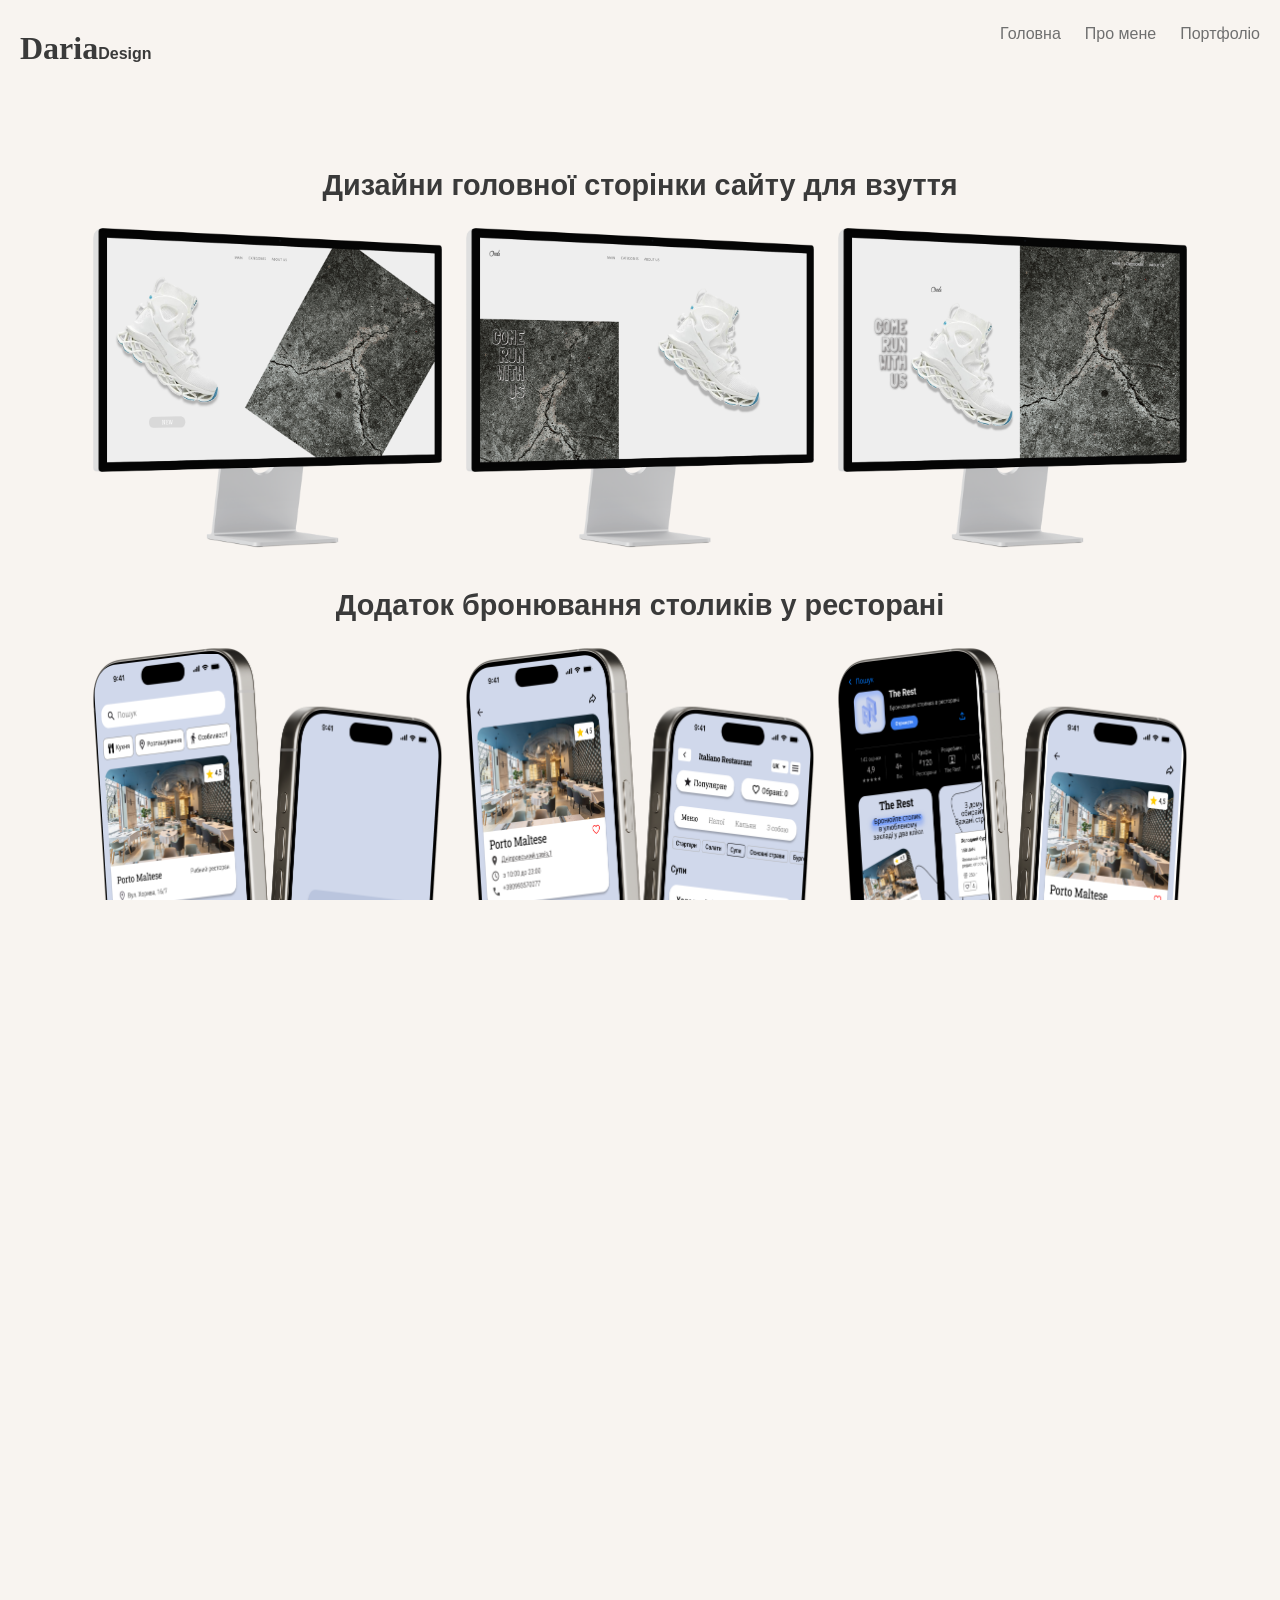
<file: index.html>
<!DOCTYPE html>
<html lang="uk">
<head>
    <meta charset="UTF-8">
    <meta name="viewport" content="width=device-width, initial-scale=1.0">
    <title>Портфоліо</title>
    <link rel="stylesheet" href="index.css">
</head>
<body>
     <div class="container">
        <!-- Логотип -->
        <div class="logo">Daria<span>Design</span></div>

        <!-- Навігація -->
        <header>
            <nav>
                <ul>
                    <li><a href="portfolio.html">Головна</a></li>
                    <li><a href="about.html" class="active">Про мене</a></li>
                    <li><a href="index.html">Портфоліо</a></li>
                </ul>
            </nav>
        </header>

        <section>
        <h2>Дизайни головної сторінки сайту для взуття</h2>
        <div class="portfolio">
            <img src="Studio Display Right View Mockup (1).png" alt="Головна сторінка сайту взуття 1">
            <img src="Studio Display Right View Mockup.png" alt="Головна сторінка сайту взуття 2">
            <img src="Studio Display Right View Mockup (2).png" alt="Головна сторінка сайту взуття 3">
        </div>
    </section>
        <section>
        <h2>Додаток бронювання столиків у ресторані</h2>
        <div class="portfolio">
            <img src="iPhone 16 Pro mockup natural titanium.png" alt="Дизайн додатку 1">
            <img src="iPhone 16 Pro mockup natural titanium (1).png" alt="Дизайн додатку 2">
            <img src="iPhone 16 Pro mockup natural titanium (2).png" alt="Дизайн додатку 3">
        </div>
    </section>


    <!-- Дизайн додатку для бронювання столиків -->
    <div class="design">
        <h3>Додаток для бронювання столиків у ресторані</h3>
        <img src="iPhone 16 Pro mockup natural titanium (3).png" alt="Додаток бронювання столиків">
    </div>
</div>

    <section>
        <h2>Головна сторінка кіноплатформи</h2>
        <div class="portfolio">
            <img src="Frame 23 — All Hands — Left hand.png" alt="Головна сторінка кіноплатформи">
        </div>
    </section>


<section>
    <h3>Шаблон дизайну сайту спортивних купальників</h3>
    <div class="design">
        <img src="Desktor.png" alt="Дизайн спортивних купальників">
    </div>
</section>


    <section>
        <h2>Верстка сайту ресторану</h2>
        <div class="portfolio">
            <img src="Снимок экрана_17-12-2024_1641_.jpeg" alt="Скріншот верстки ресторану 1">
            <img src="Снимок экрана_17-12-2024_16050_.jpeg" alt="Скріншот верстки ресторану 2">
        </div>
    </section>

</body>
</html>
</file>
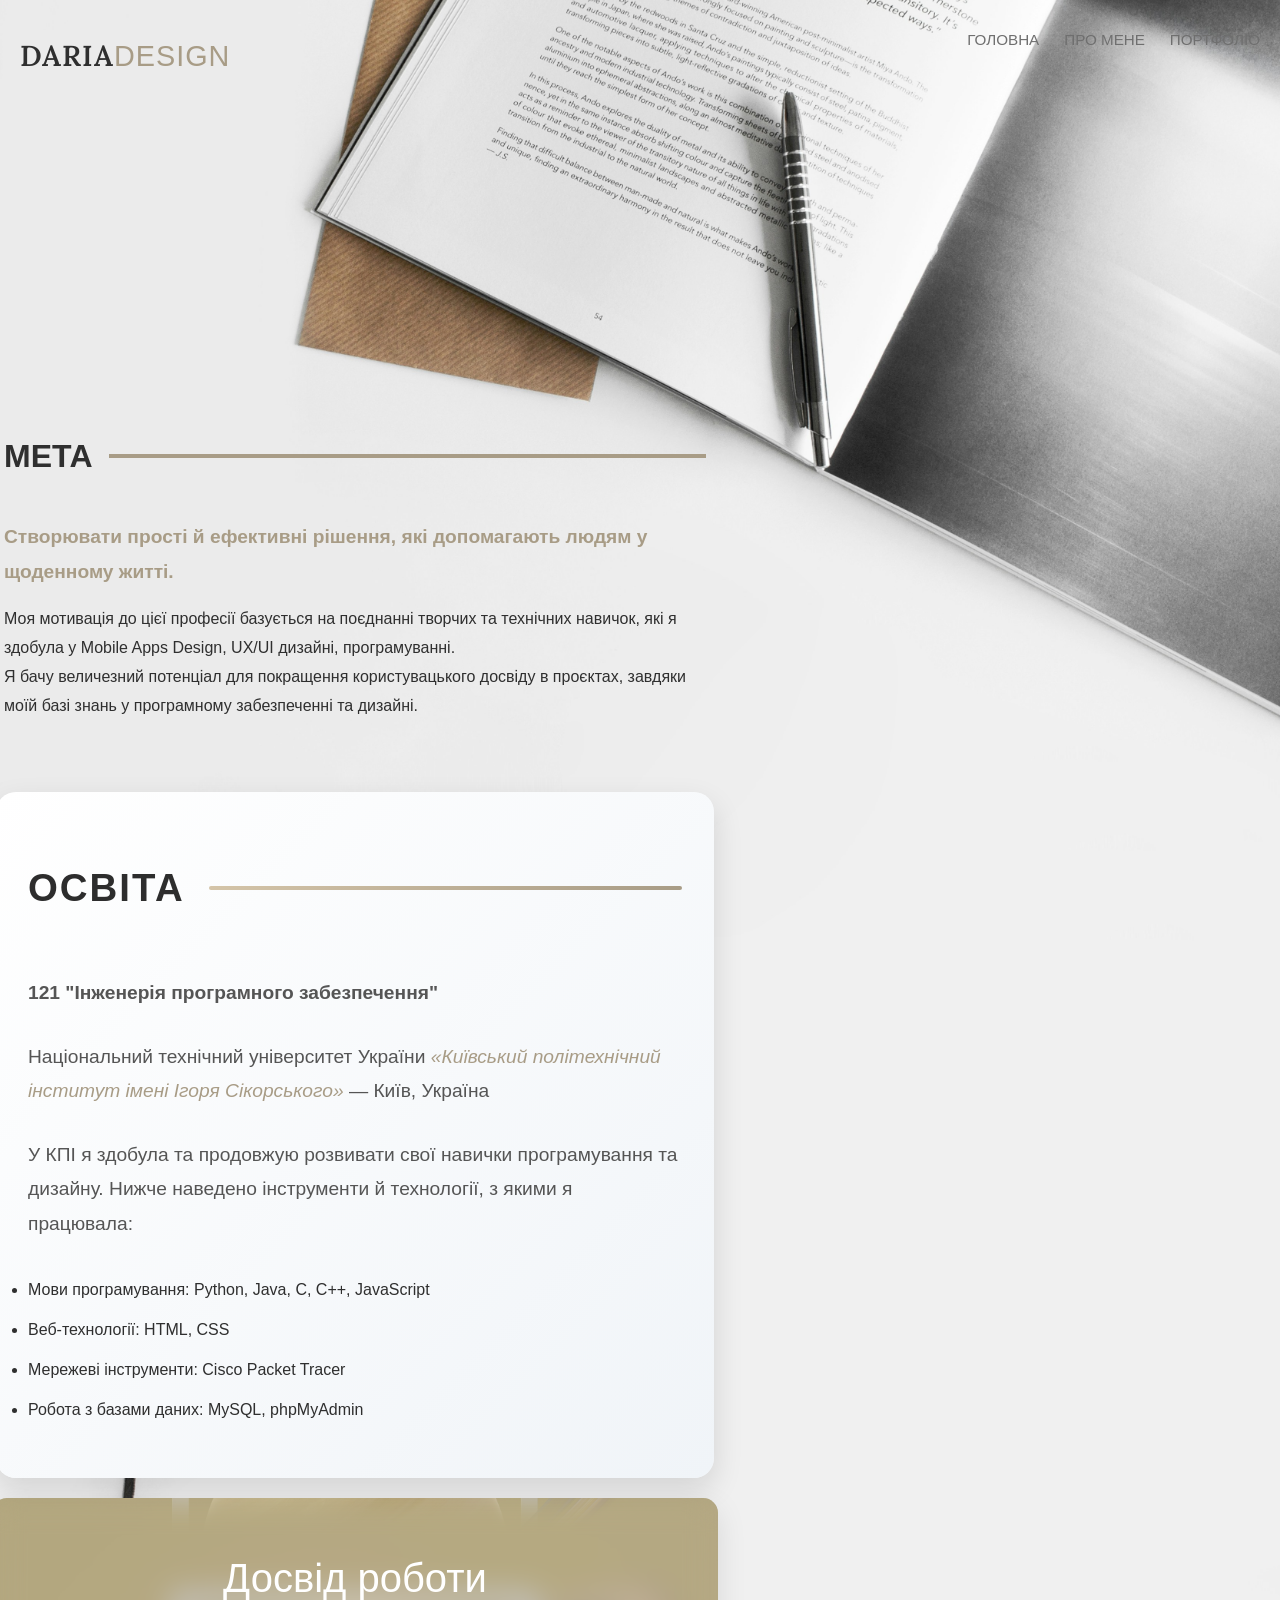
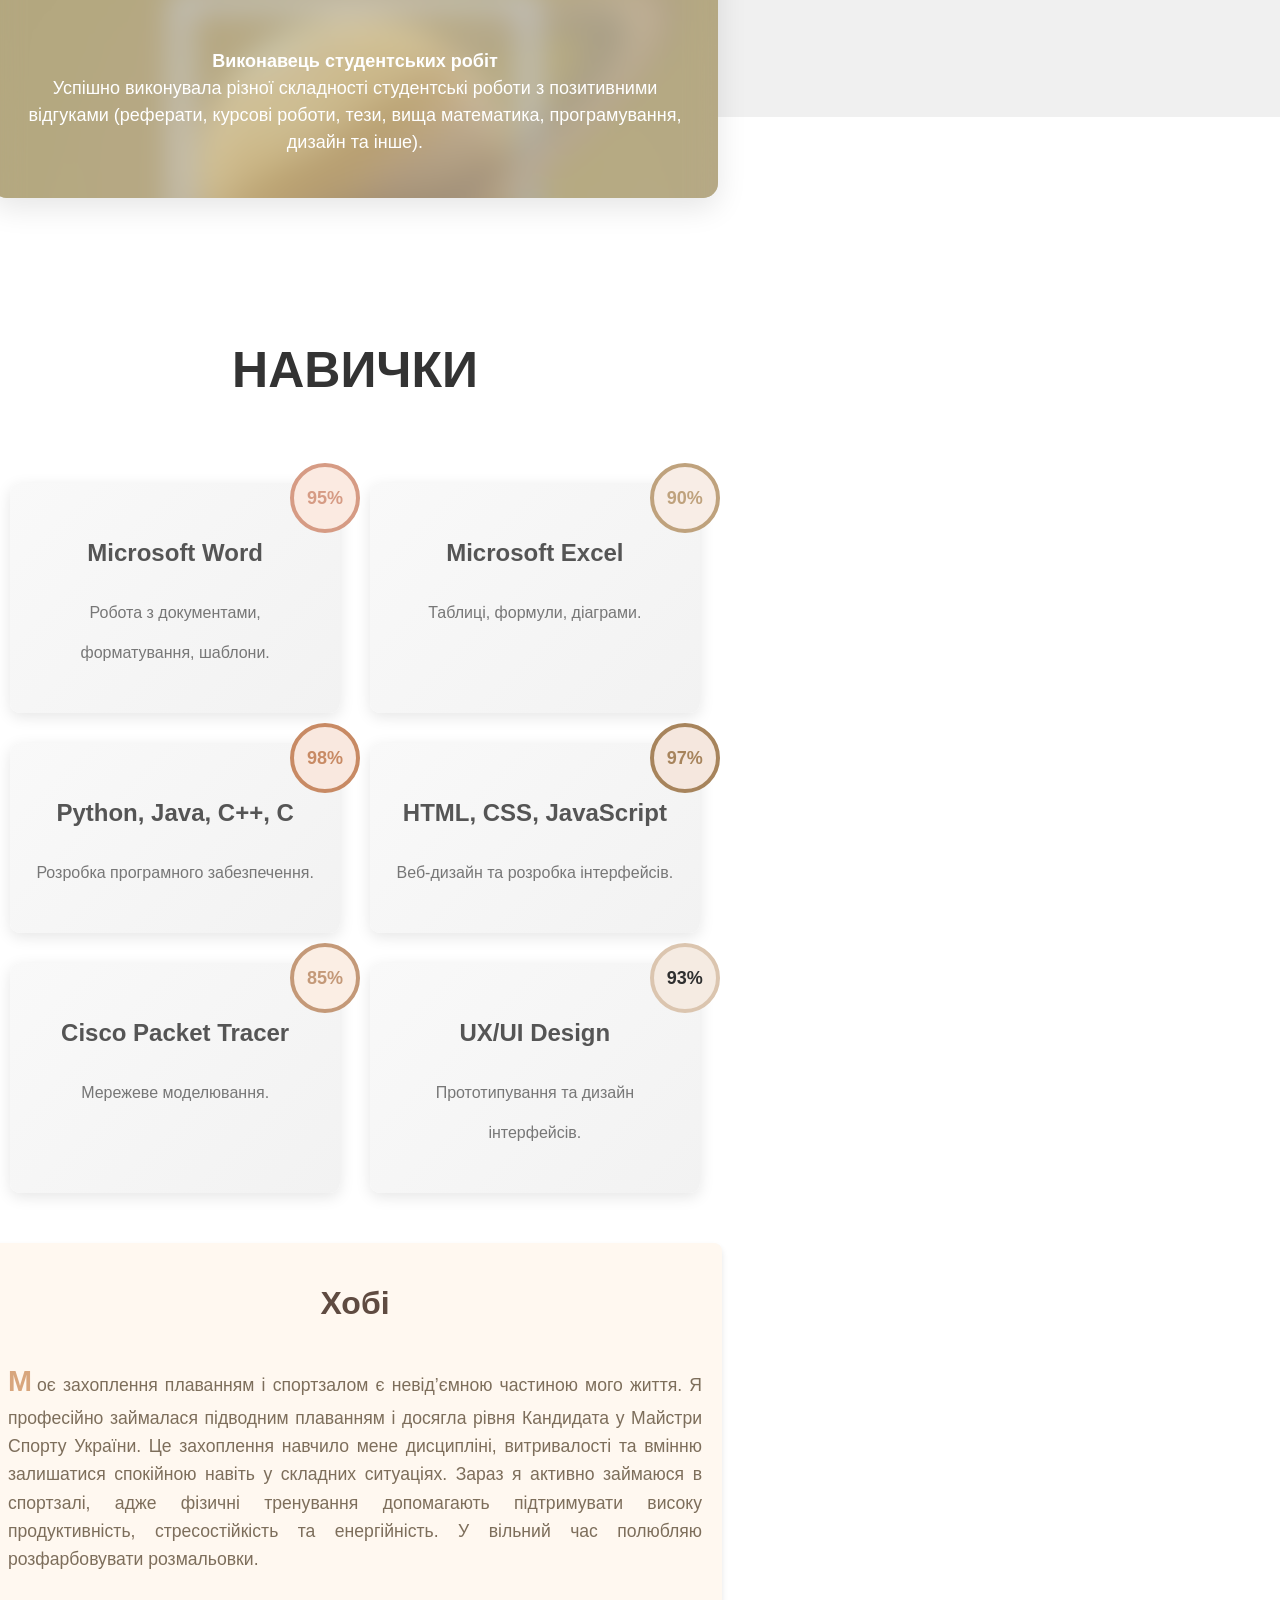
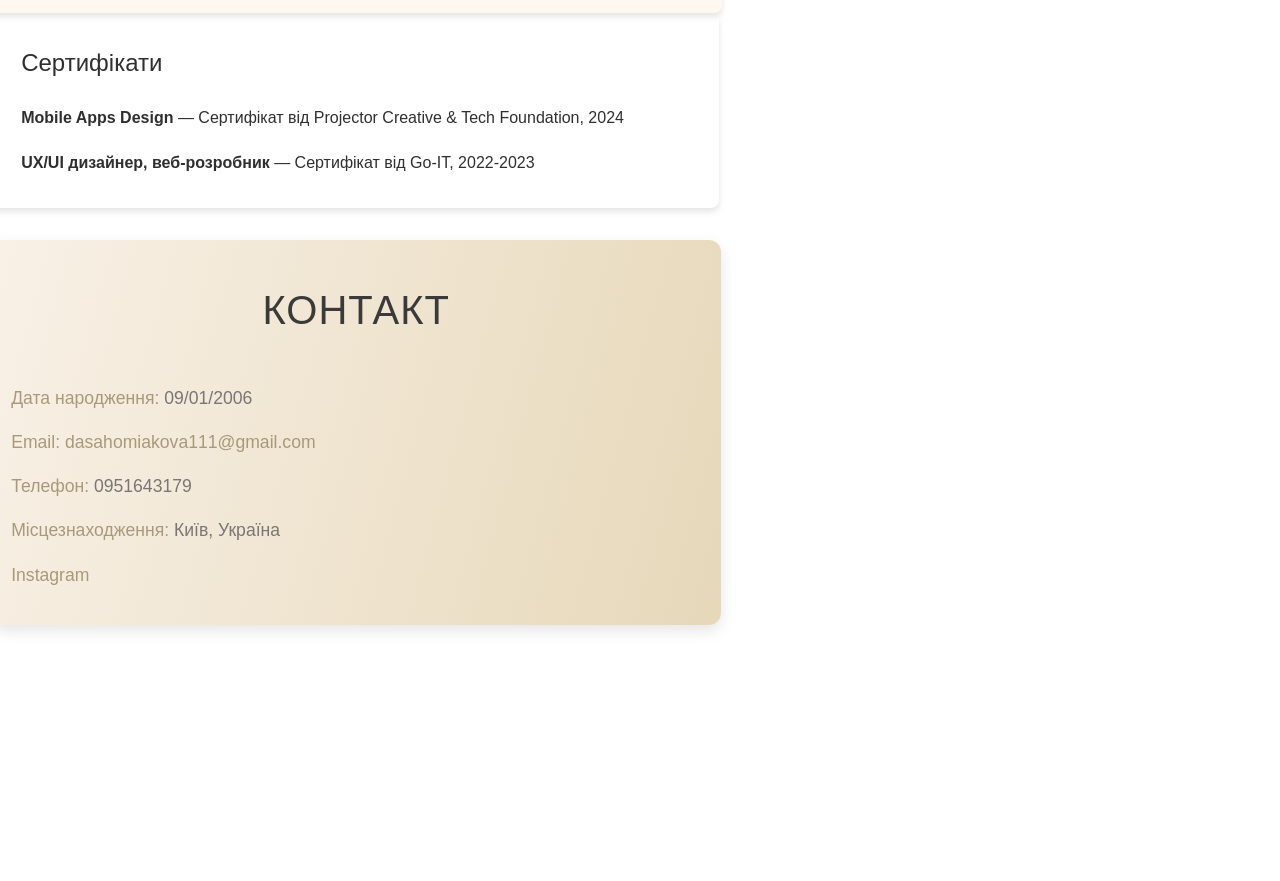
<file: About.html>
<!DOCTYPE html>
<html lang="uk">
<head>
    <meta charset="UTF-8">
    <meta name="viewport" content="width=device-width, initial-scale=1.0">
    <link href="https://fonts.googleapis.com/css2?family=Lora:wght@400;500&display=swap" rel="stylesheet">
    <title>Про мене - Дар'я Хомякова</title>
<script src="portfolio.js"></script>
    <link rel="stylesheet" href="About.css">
</head>
<body>
    <div class="container">
        <!-- Логотип -->
        <div class="logo">Daria<span>Design</span></div>

        <!-- Навігація -->
        <header>
            <nav>
                <ul>
                    <li><a href="portfolio.html">Головна</a></li>
                    <li><a href="about.html" class="active">Про мене</a></li>
                    <li><a href="index.html">Портфоліо</a></li>
                </ul>
            </nav>
        </header>

        <div class="profile move-lower-left">    
            <section class="profile">
    <div class="profile-header">
        <h2>Мета</h2>
        <div class="line"></div>
    </div>
    <div class="profile-content">
        <p class="highlight">
            Створювати прості й ефективні рішення, які допомагають людям у щоденному житті.
        </p>
        <p>
            Моя мотивація до цієї професії базується на поєднанні творчих та технічних навичок, які я здобула у 
            Mobile Apps Design, UX/UI дизайні, програмуванні.<br> Я бачу величезний потенціал для покращення 
            користувацького досвіду в проєктах, завдяки моїй базі знань у програмному забезпеченні та дизайні.</br>
        </p>
    </div>
</section>

<section class="education">
    <div class="education-header">
        <h2>Освіта</h2>
        <div class="line"></div>
    </div>
    <div class="education-content">
        <p><strong>121 "Інженерія програмного забезпечення"</strong></p>
        <p>Національний технічний університет України <em>«Київський політехнічний інститут імені Ігоря Сікорського»</em> — Київ, Україна</p>
        <p>
            У КПІ я здобула та продовжую розвивати свої навички програмування та дизайну. Нижче наведено інструменти й технології, з якими я працювала:
        </p>
        <ul class="skills-list">
            <li><span>Мови програмування:</span> Python, Java, C, C++, JavaScript</li>
            <li><span>Веб-технології:</span> HTML, CSS</li>
            <li><span>Мережеві інструменти:</span> Cisco Packet Tracer</li>
            <li><span>Робота з базами даних:</span> MySQL, phpMyAdmin</li>
        </ul>
    </div>
</section>


<section class="project-section">
    <div class="project-container">
        <div class="project-card">
            <div class="project-content">
                <h3 class="project-title">Досвід роботи</h3>
                <p class="project-info"><strong>Виконавець студентських робіт</strong><br>Успішно виконувала різної складності студентські роботи з позитивними відгуками (реферати, курсові роботи, тези, вища математика, програмування, дизайн та інше).</p>
            </div>
            <div class="project-img">
                <img src="simon-lee-z1vpjHAq1o8-unsplash.jpg" alt="Project 1">
            </div>
            <div class="project-background-img">
                <img src="simon-lee-z1vpjHAq1o8-unsplash.jpg" alt="Background Image">
            </div>
        </div>
    </div>
</section>


            <section class="skill-section">
    <h2 class="heading">Навички</h2>
    <div class="skills-container">
        <div class="skill-card">
            <div class="skill-level">95%</div>
            <h3 class="skill-name">Microsoft Word</h3>
            <p class="skill-info">Робота з документами, форматування, шаблони.</p>
        </div>
        <div class="skill-card">
            <div class="skill-level">90%</div>
            <h3 class="skill-name">Microsoft Excel</h3>
            <p class="skill-info">Таблиці, формули, діаграми.</p>
        </div>
        <div class="skill-card">
            <div class="skill-level">98%</div>
            <h3 class="skill-name">Python, Java, C++, C</h3>
            <p class="skill-info">Розробка програмного забезпечення.</p>
        </div>
        <div class="skill-card">
            <div class="skill-level">97%</div>
            <h3 class="skill-name">HTML, CSS, JavaScript</h3>
            <p class="skill-info">Веб-дизайн та розробка інтерфейсів.</p>
        </div>
        <div class="skill-card">
            <div class="skill-level">85%</div>
            <h3 class="skill-name">Cisco Packet Tracer</h3>
            <p class="skill-info">Мережеве моделювання.</p>
        </div>
        <div class="skill-card">
            <div class="skill-level">93%</div>
            <h3 class="skill-name">UX/UI Design</h3>
            <p class="skill-info">Прототипування та дизайн інтерфейсів.</p>
        </div>
    </div>
</section>


    

           <section class="hobbies">
    <h2>Хобі</h2>
    <p>Моє захоплення плаванням і спортзалом є невід’ємною частиною мого життя. Я професійно займалася підводним плаванням і досягла рівня Кандидата у Майстри Спорту України. Це захоплення навчило мене дисципліні, витривалості та вмінню залишатися спокійною навіть у складних ситуаціях. Зараз я активно займаюся в спортзалі, адже фізичні тренування допомагають підтримувати високу продуктивність, стресостійкість та енергійність. У вільний час полюбляю розфарбовувати розмальовки.</p>
</section>


<section class="certificates">
    <div class="certificates-content">
        <div class="certificates-animation">
            <div class="cubes">
                <div class="loop">
                    <div class="item"></div>
                    <div class="item"></div>
                    <div class="item"></div>
                    <div class="item"></div>
                    <div class="item"></div>
                    <div class="item"></div>
                </div>
            </div>
        </div>
        <div class="certificates-text">
            <h2>Сертифікати</h2>
            <ul>
                <li><strong>Mobile Apps Design</strong> — Сертифікат від Projector Creative & Tech Foundation, 2024</li>
                <li><strong>UX/UI дизайнер, веб-розробник</strong> — Сертифікат від Go-IT, 2022-2023</li>
            </ul>
        </div>
    </div>
</section>


<section class="contact">
    <h2>Контакт</h2>
    <p><strong>Дата народження:</strong> 09/01/2006</p>
    <p><strong>Email:</strong> <a href="mailto:dasahomiakova111@gmail.com">dasahomiakova111@gmail.com</a></p>
    <p><strong>Телефон:</strong> 0951643179</p>
    <p><strong>Місцезнаходження:</strong> Київ, Україна</p> 
        <p><a href="https://www.instagram.com/daariaaa_aa" target="_blank">Instagram</a></p>
    </p>
</section>

    
        </div>
    </div>
    </div>


</body>
</html>
</file>
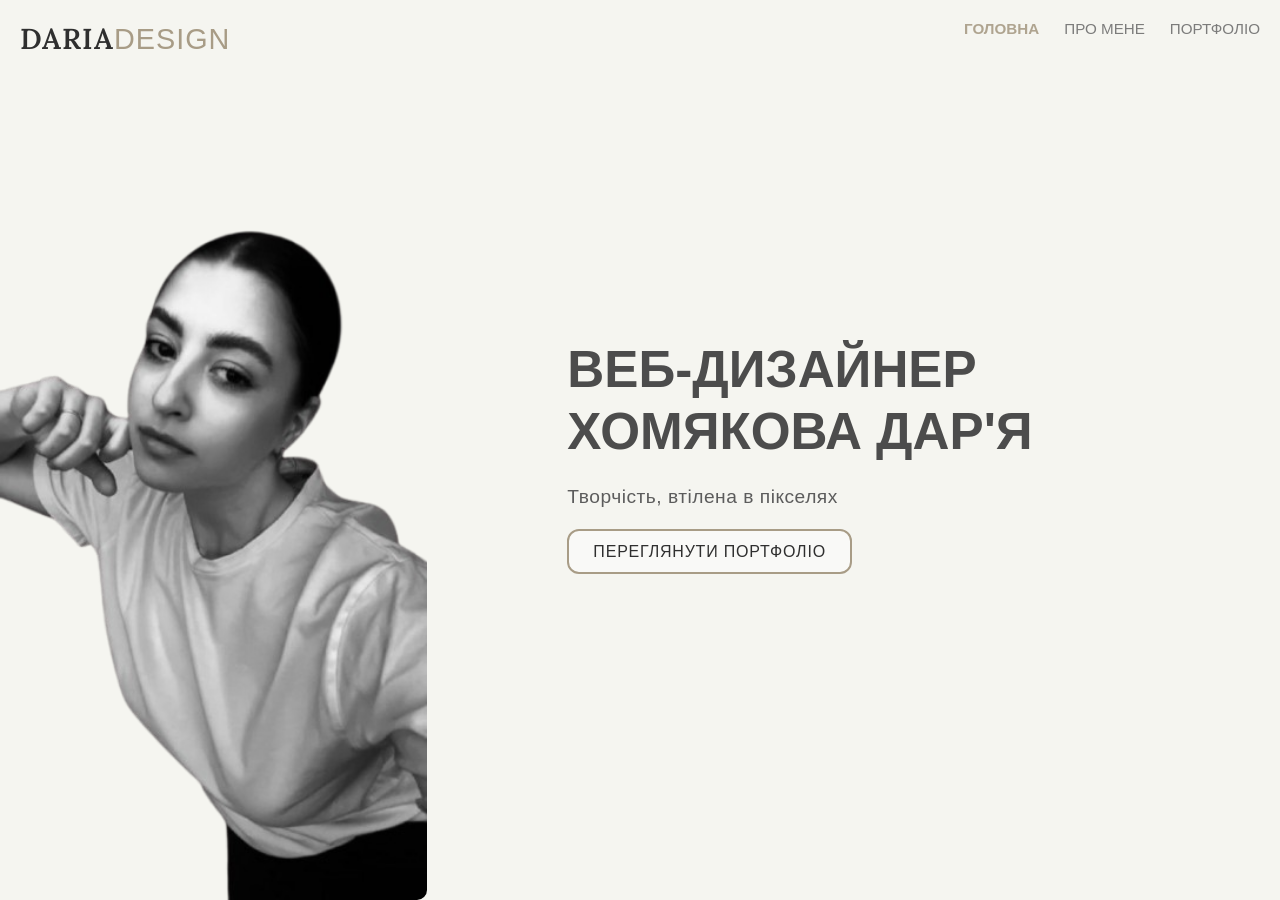
<file: Portfolio.html>
<!DOCTYPE html>
<html lang="uk">
<head>
    <meta charset="UTF-8">
    <meta name="viewport" content="width=device-width, initial-scale=1.0">
    <link href="https://fonts.googleapis.com/css2?family=Lora:wght@400;500&display=swap" rel="stylesheet">
    <title>ВЕБ-ДИЗАЙНЕР ХОМЯКОВА ДАР'Я</title>
    <link rel="stylesheet" href="Portfolio.css">
</head>
<body>
    <div class="container">
        <!-- Логотип -->
        <div class="logo">Daria<span>Design</span></div>

        <!-- Навігація -->
        <header>
            <nav>
                <ul>
                    <li><a href="portfolio.html" class="active">Головна</a></li> <!-- Ця сторінка -->
                    <li><a href="about.html">Про мене</a></li> <!-- Сторінка "Про нас" -->
                    <li><a href="index.html">Портфоліо</a></li> <!-- Сторінка "Портфоліо" -->
                </ul>
            </nav>
        </header>

        <!-- Фото -->
        <div class="photo">
            <img src="photo_2024-12-16_14-17-24-removebg-preview (1).png" alt="Дар'я Хомякова">
        </div>

        <!-- Контент -->
        <div class="content">
    <h1>ВЕБ-ДИЗАЙНЕР<br><span>ХОМЯКОВА ДАР'Я</span></h1>
    <p>Творчість, втілена в пікселях</p>
    <a href="index.html" class="btn">Переглянути портфоліо</a>
</div>


    </div>
</body>
</html>
</file>
<file: index.css>
/* Скидання стилів */
* {
    margin: 0;
    padding: 0;
    box-sizing: border-box;
    font-family: 'Inter', sans-serif; /* Встановлюємо однаковий шрифт */
    font-size: 1rem; /* Встановлюємо однаковий розмір шрифту для всього тексту */
}

/* Основні стилі */
html, body {
    height: 100%;
    width: 100%;
    overflow-y: auto; /* Дозволити вертикальний скролінг */
    background-color: #f8f4f0;
    color: #2f2f2f;
    font-size: 1rem; /* Встановлюємо розмір шрифту для всього тіла */
}

/* Логотип */
.logo {
    position: absolute;
    top: 20px;
    left: 20px;
    font-family: 'Lora', serif;
    font-size: 2rem;
    font-weight: 600;
    color: #3a3a3a;
}

/* Навігація */
header {
    position: absolute;
    top: 20px;
    right: 20px;
}

header nav ul {
    display: flex;
    gap: 1.5rem;
    list-style: none;
}

header nav ul li a {
    color: #6f6f6f;
    text-decoration: none;
    font-size: 1rem;
    font-weight: 500;
    transition: color 0.3s ease;
}

header nav ul li a:hover {
    color: #2f2f2f;
}

/* Основний контейнер */
.container {
    width: 100%; /* Займає всю ширину */
    padding: 4rem 2rem; /* Додає відступи зверху і з боків */
    margin-top: 6rem; /* Опускає контент вниз */
    text-align: center;
    line-height: 1.8; /* Міжрядковий інтервал для читабельності */
}

/* Оновлені стилі для секцій */
section {
    display: flex;
    flex-direction: column; /* Встановлює вертикальне розташування */
    align-items: center; /* Вирівнює по центру горизонтально */
    justify-content: center; /* Центрує по вертикалі */
    margin-bottom: 2rem; /* Відступ між секціями */
    text-align: center; /* Текст по центру */
}

/* Стилі заголовків */
section h2, section h3 {
    font-size: 1.8rem; /* Одинаковий розмір для всіх заголовків */
    color: #3a3a3a;
    margin-bottom: 1rem; /* Відступ між заголовком і зображенням */
}

/* Галерея зображень */
.portfolio {
    display: grid;
    grid-template-columns: repeat(auto-fit, minmax(200px, 1fr));
    gap: 1.5rem;
    width: 90%;
    max-width: 1200px;
}

.portfolio img {
    width: 100%;
    height: auto;
    border-radius: 10px;
    transition: transform 0.3s ease, box-shadow 0.3s ease;
}

/* Стилі для зменшення зображень у секції спортивних купальників */
.design img {
    max-width: 60%; /* Зменшуємо максимальну ширину зображення */
    margin: 0 auto; /* Центруємо зображення */
}


.portfolio img:hover {
    transform: scale(1.05);
    box-shadow: 0 4px 8px rgba(0, 0, 0, 0.15);
}

/* Підвал */
footer {
    width: 100%; /* Займає всю ширину */
    text-align: center;
    padding: 1rem 0;
    margin-top: 2rem; /* Відступ зверху */
    background-color: #e4ded8;
    color: #3a3a3a;
    font-size: 1rem;
}
</file>
<file: About.css>
/* Скидання стилів */
* {
    margin: 0;
    padding: 0;
    box-sizing: border-box;
    font-family: 'Inter', sans-serif;
}

/* Фон фіксований, текст скролиться */
html, body {
    height: 100%;
    margin: 0;
    padding: 0;
}

body {
    display: flex;
    flex-direction: column;
    height: 100%;
    color: #2f2f2f;
    overflow: auto;
    background-image: url('sarah-dorweiler-czTrCBj1TdU-unsplash.jpg'); /* Шлях до вашого зображення */
    background-size: cover;
    background-position: center 20%;
    background-repeat: no-repeat;
    background-attachment: fixed; /* Фіксує фон */
    background-clip: border-box; /* Додано для коректного відображення */
}

/* Останні стилі залишаються без змін */


/* Додаткові класи для позиціонування тексту */
.move-lower-left {
    margin-top: 100px; /* Рух вниз */
    margin-left: 50px; /* Рух ліворуч */
}

.move-lower-left-transform {
    transform: translate(-50px, 100px); /* Альтернативний рух: ліворуч і вниз */
}



.container {
    margin: 2rem auto;
    padding: 12rem 10rem; /* Додано більше відступів для зсуву тексту вниз і лівіше */
    max-width: 1200px;
    border-radius: 10px;
    margin-left: -30vh;
    text-align: left; /* Вирівнює текст по лівому краю */
    line-height: 2.5; /* Робить текст більш розтягнутим для кращого вигляду */

}


/* Логотип */
.logo {
    position: absolute;
    top: 20px;
    left: 20px;
    font-family: 'Lora', serif;
    font-size: 1.8rem;
    font-weight: 600;
    color: #2f2f2f;
    letter-spacing: 1px;
    text-transform: uppercase;
}

.logo span {
    color: #a89c86;
    font-weight: 300;
}

/* Навігація */
header {
    position: absolute;
    top: 20px;
    right: 20px;
}

header nav ul {
    display: flex;
    gap: 25px;
    list-style: none;
}

header nav ul li a {
    color: #6f6f6f;
    text-decoration: none;
    font-size: 0.95rem;
    font-weight: 500;
    text-transform: uppercase;
    transition: all 0.3s ease;
}

header nav ul li a:hover {
    color: #2f2f2f;
    opacity: 1;
}


/* Загальні стилі тексту */
.profile {
    padding: 2rem;
    border-radius: 12px;
    margin-top: 4rem;
}

.profile-header {
    display: flex;
    align-items: center;
    gap: 1rem;
    margin-bottom: 1.5rem;
}

.profile-header h2 {
    font-size: 2rem;
    font-weight: 600;
    text-transform: uppercase;
}

.profile-header .line {
    flex-grow: 1;
    height: 4px;
    background: #a89c86;
}

.profile-content {
    font-size: 1rem;
    line-height: 1.8;
}

.profile-content .highlight {
    font-size: 1.2rem;
    font-weight: bold;
    margin-bottom: 1rem;
    color: #a89c86;
}



.education {
    background: linear-gradient(135deg, #ffffff, #f0f4f8); /* Легкий та свіжий градієнт */
    border-radius: 20px; /* Округлені кути */
    box-shadow: 0 12px 30px rgba(0, 0, 0, 0.12); /* Легша, але об’ємніша тінь */
    padding: 3rem 2rem; /* Більше простору для контенту */
    margin-bottom: 2rem; /* Відстань між секціями */
    font-family: 'Lora', serif; /* Шрифт для більш елегантного вигляду */
    transition: transform 0.3s ease, box-shadow 0.3s ease; /* Плавний ефект наведення */
    margin: 0 1.5rem; /* Відступи з боків */
    overflow: hidden; /* Запобігає виходу контенту за межі */
}

.education:hover {
    transform: translateY(-10px); /* Плавне підняття з більшим ефектом */
    box-shadow: 0 15px 40px rgba(0, 0, 0, 0.15); /* Більш виразна тінь */
}

.education-header {
    display: flex;
    align-items: center;
    gap: 1.5rem;
    margin-bottom: 2.5rem;
}

.education-header h2 {
    font-size: 2.4rem; /* Трохи більший заголовок для кращого акценту */
    font-weight: 600;
    color: #2d2d2d; /* Темніший колір для контрасту */
    text-transform: uppercase;
    letter-spacing: 2px; /* Ширший міжбуквений інтервал */
    text-align: center; /* Центруємо заголовок */
}

.education-header .line {
    flex-grow: 1;
    height: 4px;
    background: linear-gradient(90deg, #d4c4a8, #a89c86); /* Стильний градієнт */
    border-radius: 2px;
}

.education-content p {
    font-size: 1.2rem; /* Збільшено шрифт для легшого читання */
    color: #555555; /* Темніше сіре для тексту */
    line-height: 1.8;
    margin-bottom: 1.8rem; /* Рівномірний відступ між абзацами */
}

.education-content em {
    font-style: italic;
    color: #a89c86;
    font-weight: 500;
}

.education-content p:last-child {
    margin-bottom: 0; /* Вирівнювання останнього абзацу */
}

/* Анімація при скролінгу */
.education {
    opacity: 0;
    transform: translateY(30px);
    animation: fadeInUp 0.9s ease forwards;
}

@keyframes fadeInUp {
    0% {
        opacity: 0;
        transform: translateY(30px);
    }
    100% {
        opacity: 1;
        transform: translateY(0);
    }
}

.container {
    display: grid;
    gap: 20px; /* Збільшено відстань між елементами для більш просторого вигляду */
}




.heading {
    text-align: center;
    font-size: 50px;
    color: #333;
    font-weight: 600;
    margin-bottom: 50px;
    text-transform: uppercase;
}

.skills-container {
    width: 90%;
    margin: auto;
    display: grid;
    grid-template-columns: repeat(auto-fit, minmax(250px, 1fr));
    grid-gap: 30px;
}

.skill-title {
    text-align: center;
    font-size: 36px;
    font-weight: 700;
    color: #444;
    margin: 40px 0;
    position: relative;
}

.skill-title::after {
    content: '';
    width: 50px;
    height: 3px;
    background: #d8c9b3;
    display: block;
    margin: 10px auto 0;
    border-radius: 2px;
}

.skill-card {
    position: relative;
    background: linear-gradient(135deg, #f9f9f9, #f2f2f2);
    border-radius: 10px;
    padding: 20px;
    text-align: center;
    box-shadow: 0 4px 15px rgba(0, 0, 0, 0.1);
    transition: transform 0.3s ease, box-shadow 0.3s ease;
}

.skill-card:hover {
    transform: translateY(-10px);
    box-shadow: 0 8px 20px rgba(0, 0, 0, 0.2);
}

.skill-name {
    font-size: 24px;
    font-weight: 600;
    color: #555;
    margin: 20px 0 10px;
}

.skill-info {
    font-size: 16px;
    color: #777;
    margin-bottom: 20px;
}

.skill-level {
    position: absolute;
    top: -20px;
    right: -20px;
    width: 70px;
    height: 70px;
    background: #f5ebe2;
    border-radius: 50%;
    display: flex;
    justify-content: center;
    align-items: center;
    font-size: 18px;
    font-weight: 600;
    color: #a7845c;
    border: 4px solid #dbc5af;
}

/* Кольорове кодування для рівнів з пастельно-бежевими тонами */
.skill-card:nth-child(1) .skill-level {
    background: #fbeae1;
    color: #d69b84;
    border-color: #d69b84;
}

.skill-card:nth-child(2) .skill-level {
    background: #f8ede6;
    color: #bfa27d;
    border-color: #bfa27d;
}

.skill-card:nth-child(3) .skill-level {
    background: #f9e8df;
    color: #c88a64;
    border-color: #c88a64;
}

.skill-card:nth-child(4) .skill-level {
    background: #f5e7de;
    color: #a7845c;
    border-color: #a7845c;
}

.skill-card:nth-child(5) .skill-level {
    background: #fbeee4;
    color: #c49978;
    border-color: #c49978;
}
.skill-section {
    margin: 0vh 0; /* Зменшення відстані між секціями */
}

.project-section {
    width: 100%;
    
    position: relative;
    
}

/* Для мобільних пристроїв */
@media (max-width: 768px) {
    .project-container {
        flex-direction: column;
        gap: 30px;
    }

    .project-btn-grp {
        grid-template-columns: 1fr;
    }
}

.project-container {
    display: flex;
    align-items: center;
    justify-content: center;
    gap: 50px;
}

.project-card {
    display: flex;
    flex-direction: row;
    width: 100%;
    max-width: 800px;
    max-height: 300px;
    border-radius: 15px;
    box-shadow: 0 10px 30px rgba(0, 0, 0, 0.1);
    overflow: hidden;
    position: relative;
    height: auto;
}

.project-img {
    flex: 1;
    height: 100%;
    max-height: 500px;
}

.project-img img {
    width: 100%;
    height: 100%;
    object-fit: cover;
    filter: blur(15px);
    transition: filter 0.5s ease;
}

.project-background-img {
    position: absolute;
    top: 0;
    left: 0;
    right: 0;
    bottom: 0;
    z-index: -1;
}

.project-background-img img {
    width: 100%;
    height: 100%;
    object-fit: cover;
}

.project-content {
    flex: 1;
    position: absolute;
    top: 0;
    left: 0;
    right: 0;
    color: #fff;
    padding: 20px;
    z-index: 1;
    max-height: 500px;
    overflow: hidden;
}

.project-title {
    font-size: 40px;
    text-align: center;
    font-weight: 300;
    margin: 10px 0;
}

.project-info {
    margin: 20px 0;
    font-size: 18px;
    text-align: center;
    line-height: 1.5;
}

.project-btn-grp {
    display: grid;
    gap: 10px;
    justify-items: center;
}

.project-btn {
    height: 40px;
    font-size: 18px;
    text-transform: capitalize;
    border: none;
    background: #000;
    color: #fff;
    cursor: pointer;
    transition: background 0.3s;
    width: 200px;
    margin-top: 20px;
}

.project-btn:hover {
    background: #a89c86;
}

.project-btn.live {
    background: none;
    border: 2px solid #fff;
}

.project-btn.live:hover {
    background: #fff;
    color: #000;
}

@media (max-width: 768px) {
    .project-container {
        flex-direction: column;
        gap: 30px;
    }

    .project-btn-grp {
        grid-template-columns: 1fr;
    }
}

.hobbies {
    padding: 20px;
    border-radius: 8px;
    box-shadow: 0 4px 6px rgba(0, 0, 0, 0.1);
    max-width: 800px;
    margin: 40px auto;
    font-family: 'Arial', sans-serif;
    background-color: #fff8f0; /* Легкий бежевий фон */
    margin: 0 1rem; /* Додає відступи з боків від стінок */
}

.hobbies h2 {
    font-size: 2rem;
    color: #5f4b41; /* М'який коричневий відтінок */
    margin-bottom: 15px;
    font-weight: bold;
    text-align: center;
}

.hobbies p {
    font-size: 1.1rem;
    color: #7d6e5b; /* Тонкий коричневий колір */
    line-height: 1.6;
    text-align: justify;
    margin-bottom: 20px;
}

.hobbies p::first-letter {
    font-size: 1.8rem;
    font-weight: bold;
    color: #d8a67d; /* М'який абрикосовий відтінок */
    margin-right: 5px;
}
.certificates {
    display: flex;
    justify-content: space-between;
    align-items: flex-start; /* Вирівнює елементи по верхньому краю */
    padding: 20px;
    border-radius: 8px;
    box-shadow: 0 4px 6px rgba(0, 0, 0, 0.1);
    background: none; /* Remove background */
    margin-left: 2rem; /* Adds left margin to move closer to the left */
    margin-top: 15rem; /* Adds top margin to distance from skills section */
    width: 95%; /* Задає ширину контейнера на 80% від батьківського елемента */
    max-width: 1200px; /* Максимальна ширина */
    margin: 0 auto; /* Центрує контейнер */
}

.certificates-content {
    display: flex;
    align-items: center;
    width: 100%;
}

.certificates-animation {
    flex: 1;
    display: flex;
    justify-content: center;
    align-items: center;
    padding-right: 10px;
}

.certificates-text {
    text-align: left;
    margin-left: 0; /* Виправлення: прибрано негативний відступ */
    transform: translateX(var(--move-x, 0)); /* Використовує змінну для переміщення */
    transition: transform 0.3s ease; /* Додає плавність до переміщення */
    width: 100%; /* Задаємо ширину 100% для коректного вирівнювання */
}

.certificates-text ul {
    list-style-type: none;
    padding-left: 0;
    margin-left: 0; /* Виправлення: прибрано негативний відступ */
}

.certificates-text ul li {
    margin: 5px 0;
}

.certificates-text h2,
.certificates-text ul li {
    font-weight: 300; /* Тонший шрифт */
}
.contact {
    background: linear-gradient(105deg, #f9f1e7, #e6d8b9); /* Дуже м'який пастельний градієнт */
    border-radius: 12px; /* Легкі округлені краї */
    box-shadow: 0 6px 15px rgba(0, 0, 0, 0.1); /* Легка тінь для глибини */
    padding: 1rem; /* Відступи всередині */
    max-width: 730px; /* Максимальна ширина */
    margin: 2rem auto; /* Центрування секції */
    font-family: 'Lora', serif; /* Легкий елегантний шрифт */
     margin-left: 1.2rem;
}

.contact h2 {
    font-size: 2.5rem;
    font-weight: 300;
    color: #3a3a3a;
    text-align: center;
    margin-bottom: 1.5rem;
    text-transform: uppercase;
    letter-spacing: 1px;
}

.contact p {
    font-size: 1.1rem;
    color: #777777; /* Ніжний сірий колір */
    line-height: 1.6;
    margin-bottom: 1rem;
}

.contact strong {
    color: #a79a7a; /* Теплий нейтральний відтінок для акцентів */
    font-weight: 500;
}

.contact a {
    color: #a79a7a;
    text-decoration: none;
    transition: color 0.3s ease;
}

.contact a:hover {
    color: #3a3a3a; /* Зміна кольору при наведенні на посилання */
}

.contact p:last-child {
    margin-bottom: 0; /* Прибираємо відступ після останнього абзацу */
}
.contact a {
    color: #a79a7a; /* Теплий нейтральний колір */
    text-decoration: none; /* Без підкреслення */
    transition: color 0.3s ease; /* Плавна зміна кольору при наведенні */
}

.contact a:hover {
    color: #3a3a3a; /* Зміна кольору при наведенні */
    text-decoration: underline; /* Підкреслення посилання при наведенні */
}
/* Загальні відступи для всіх секцій */
section {
    margin-bottom: 40px; /* Встановлюємо однаковий відступ між секціями */
}

/* Для кожної секції можна додати специфічні стилі, якщо необхідно */
.contact, .certificates, .hobbies, .skill-section, .project-section, .education, .profile {
    padding: 20px;
}
/* Скидання стилів */
* {
    margin: 0;
    padding: 0;
    box-sizing: border-box;
    font-family: 'Inter', sans-serif;
}

/* Фон фіксований, текст скролиться */
html, body {
    height: 100%;
    margin: 0;
    padding: 0;
}

body {
    display: flex;
    flex-direction: column;
    height: 100%;
    color: #2f2f2f;
    overflow: auto;
    background-image: url('sarah-dorweiler-czTrCBj1TdU-unsplash.jpg'); /* Шлях до вашого зображення */
    background-size: cover;
    background-position: center 20%;
    background-repeat: no-repeat;
    background-attachment: fixed; /* Фіксує фон */
    background-clip: border-box; /* Додано для коректного відображення */
}

/* Останні стилі залишаються без змін */


.move-lower-left-transform {
    transform: translate(-50px); /* Альтернативний рух: ліворуч і вниз */
}

.container {
    margin: 2rem auto;
    padding: 12rem 10rem; /* Додано більше відступів для зсуву тексту вниз і лівіше */
    max-width: 1200px;
    border-radius: 10px;
    margin-left: -30vh;
    text-align: left; /* Вирівнює текст по лівому краю */
    line-height: 2.5; /* Робить текст більш розтягнутим для кращого вигляду */
}

/* Логотип */
.logo {
    position: absolute;
    top: 20px;
    left: 20px;
    font-family: 'Lora', serif;
    font-size: 1.8rem;
    font-weight: 600;
    color: #2f2f2f;
    letter-spacing: 1px;
    text-transform: uppercase;
}

.logo span {
    color: #a89c86;
    font-weight: 300;
}

/* Навігація */
header {
    position: absolute;
    top: 20px;
    right: 20px;
}

header nav ul {
    display: flex;
    gap: 25px;
    list-style: none;
}

header nav ul li a {
    color: #6f6f6f;
    text-decoration: none;
    font-size: 0.95rem;
    font-weight: 500;
    text-transform: uppercase;
    transition: all 0.3s ease;
}

header nav ul li a:hover {
    color: #2f2f2f;
    opacity: 1;
}

/* Загальні стилі тексту */
.profile {
    padding: 2rem;
    border-radius: 12px;
    margin-top: 4rem;
}

.profile-header {
    display: flex;
    align-items: center;
    gap: 1rem;
    margin-bottom: 1.5rem;
}

.profile-header h2 {
    font-size: 2rem;
    font-weight: 600;
    text-transform: uppercase;
}

.profile-header .line {
    flex-grow: 1;
    height: 4px;
    background: #a89c86;
}

.profile-content {
    font-size: 1rem;
    line-height: 1.8;
}

.profile-content .highlight {
    font-size: 1.2rem;
    font-weight: bold;
    margin-bottom: 1rem;
    color: #a89c86;
}

.education {
    background: linear-gradient(135deg, #ffffff, #f0f4f8); /* Легкий та свіжий градієнт */
    border-radius: 20px; /* Округлені кути */
    box-shadow: 0 12px 30px rgba(0, 0, 0, 0.12); /* Легша, але об’ємніша тінь */
    padding: 3rem 2rem; /* Більше простору для контенту */
    margin-bottom: 2rem; /* Відстань між секціями */
    font-family: 'Lora', serif; /* Шрифт для більш елегантного вигляду */
    transition: transform 0.3s ease, box-shadow 0.3s ease; /* Плавний ефект наведення */
    margin: 0 1.5rem; /* Відступи з боків */
    overflow: hidden; /* Запобігає виходу контенту за межі */
}

.education:hover {
    transform: translateY(-10px); /* Плавне підняття з більшим ефектом */
    box-shadow: 0 15px 40px rgba(0, 0, 0, 0.15); /* Більш виразна тінь */
}

.education-header {
    display: flex;
    align-items: center;
    gap: 1.5rem;
    margin-bottom: 2.5rem;
}

.education-header h2 {
    font-size: 2.4rem; /* Трохи більший заголовок для кращого акценту */
    font-weight: 600;
    color: #2d2d2d; /* Темніший колір для контрасту */
    text-transform: uppercase;
    letter-spacing: 2px; /* Ширший міжбуквений інтервал */
    text-align: center; /* Центруємо заголовок */
}

.education-header .line {
    flex-grow: 1;
    height: 4px;
    background: linear-gradient(90deg, #d4c4a8, #a89c86); /* Стильний градієнт */
    border-radius: 2px;
}

.education-content p {
    font-size: 1.2rem; /* Збільшено шрифт для легшого читання */
    color: #555555; /* Темніше сіре для тексту */
    line-height: 1.8;
    margin-bottom: 1.8rem; /* Рівномірний відступ між абзацами */
}

.education-content em {
    font-style: italic;
    color: #a89c86;
    font-weight: 500;
}

.education-content p:last-child {
    margin-bottom: 0; /* Вирівнювання останнього абзацу */
}

/* Анімація при скролінгу */
.education {
    opacity: 0;
    transform: translateY(30px);
    animation: fadeInUp 0.9s ease forwards;
}

@keyframes fadeInUp {
    0% {
        opacity: 0;
        transform: translateY(30px);
    }
    100% {
        opacity: 1;
        transform: translateY(0);
    }
}

.container {
    display: grid;
    gap: 20px; /* Збільшено відстань між елементами для більш просторого вигляду */
}

.skill-section {
    position: relative;
    padding: 50px 0;
    border-radius: 15px;
}

.heading {
    text-align: center;
    font-size: 50px;
    color: #333;
    font-weight: 600;
    margin-bottom: 50px;
    text-transform: uppercase;
}

.skills-container {
    width: 90%;
    margin: auto;
    display: grid;
    grid-template-columns: repeat(auto-fit, minmax(250px, 1fr));
    grid-gap: 30px;
}

.skill-title {
    text-align: center;
    font-size: 36px;
    font-weight: 700;
    color: #444;
    margin: 40px 0;
    position: relative;
}

.skill-title::after {
    content: '';
    width: 50px;
    height: 3px;
    background: #d8c9b3;
    display: block;
    margin: 10px auto 0;
    border-radius: 2px;
}

.skill-card {
    position: relative;
    background: linear-gradient(135deg, #f9f9f9, #f2f2f2);
    border-radius: 10px;
    padding: 20px;
    text-align: center;
    box-shadow: 0 4px 15px rgba(0, 0, 0, 0.1);
    transition: transform 0.3s ease, box-shadow 0.3s ease;
}

.skill-card:hover {
    transform: translateY(-10px);
    box-shadow: 0 8px 20px rgba(0, 0, 0, 0.2);
}

.skill-name {
    font-size: 24px;
    font-weight: 600;
    color: #555;
    margin: 20px 0 10px;
}

.skill-info {
    font-size: 16px;
    color: #777;
    margin-bottom: 20px;
}

.skill-level {
    position: absolute;
    top: -20px;
    right: -20px;
    width: 70px;
    height: 70px;
    background: #f5ebe2;
    border-radius: 50%;
    display: flex;
    justify-content: center;
    align-items: center;
    font-size: 18px;
    font-weight: 600;
    color: #2f2f2f;
}

/* Зміни для кожного рівня навички */
.skill-level-1 {
    background: #bdbdbd;
}

.skill-level-2 {
    background: #a89c86;
}

.skill-level-3 {
    background: #4caf50;
}
</file>
<file: Portfolio.css>
/* Скидання стилів */
* {
    margin: 0;
    padding: 0;
    box-sizing: border-box;
    font-family: 'Inter', sans-serif;
}

body {
    display: flex;
    flex-direction: column;
    height: 100vh;
    background-color: #f5f5f0; /* М'який кремовий фон */
    color: #2f2f2f; /* Темно-сірий текст */
    overflow: hidden;
}

/* Логотип */
.logo {
    position: absolute;
    top: 20px;
    left: 20px;
    font-family: 'Lora', serif;
    font-size: 1.8rem;
    font-weight: 600;
    color: #2f2f2f;
    letter-spacing: 1px;
    text-transform: uppercase;
}

.logo span {
    color: #a89c86; /* Натуральний акцент */
    font-weight: 300;
}

/* Навігація */
header {
    position: absolute;
    top: 20px;
    right: 20px;
}

header nav ul {
    display: flex;
    gap: 25px;
    list-style: none;
}

header nav ul li a {
    color: #6f6f6f; /* М'який сірий */
    text-decoration: none;
    font-size: 0.95rem;
    font-weight: 500;
    text-transform: uppercase;
    opacity: 0.9;
    transition: all 0.3s ease;
}

header nav ul li a:hover {
    opacity: 1;
    color: #2f2f2f; /* Темний текст */
}

/* Основний контейнер */
.container {
    display: flex;
    align-items: center;
    justify-content: center;
    height: 100%;
    position: relative;
}

/* Фото */
.photo img {
    position: absolute;
    left: 0;
    bottom: 0;
    height: 90%;
    object-fit: cover;
    filter: grayscale(30%);
    transition: all 0.5s ease;
    border-radius: 10px;
}

.photo img:hover {
    filter: grayscale(0%);
}

/* Контент */
.content {
    text-align: left;
    max-width: 600px;
    margin-left: 25%;
    animation: fadeIn 1.5s ease-in-out;
}

.content h1 {
    font-size: 3.2rem;
    font-weight: 700;
    margin-bottom: 20px;
    line-height: 1.2;
    color: #4c4c4c; /* М'який темний */
    text-transform: capitalize;
}

.content p {
    font-size: 1.2rem;
    margin-bottom: 30px;
    color: #5c5c5c; /* Приглушений текст */
    font-weight: 400;
    line-height: 1.6;
    letter-spacing: 0.5px;
}

.content p span {
    color: #a89c86; /* Натуральний акцент */
    font-weight: 600;
}

/* Кнопка */
.btn {
    padding: 12px 24px;
    border: 2px solid #a89c86;
    background: #f9f9f7; /* М'який фон */
    color: #2f2f2f;
    font-size: 1rem;
    font-weight: 500;
    cursor: pointer;
    text-transform: uppercase;
    letter-spacing: 0.8px;
    border-radius: 12px; /* Більший радіус для м'яких країв */
    transition: all 0.3s ease;
    text-decoration: none; /* Видаляємо підкреслення */
}

.btn:hover {
    background-color: #a89c86;
    color: #fff;
    transform: scale(1.03);
    box-shadow: 0px 4px 8px rgba(168, 156, 134, 0.4);
    text-decoration: none; /* Переконаємось, що при ховері також без підкреслення */
}

/* Анімація */
@keyframes fadeIn {
    from {
        opacity: 0;
        transform: translateY(20px);
    }
    to {
        opacity: 1;
        transform: translateY(0);
    }
}
nav ul li a.active {
    font-weight: bold;
    color: #a89c86; /* Виділяє активний пункт меню */
}
</file>
